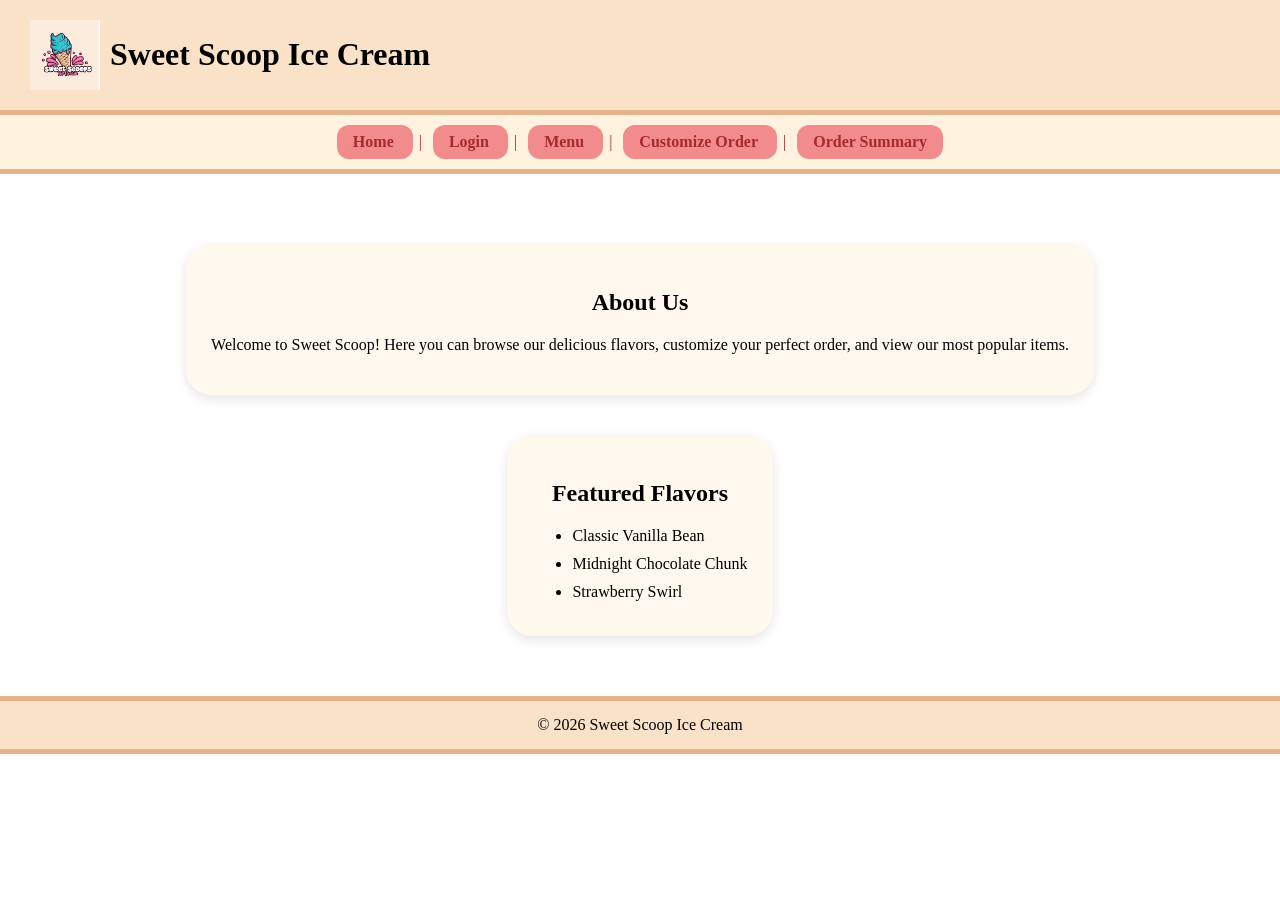
<file: index.html>
<!--Chloe Khoo: UCID 30247640-->
<!--Nayha Rehman: UCID 30250126-->

<!DOCTYPE html>
<html lang="en">
<head>
    <meta charset="UTF-8">
    <meta name="viewport" content="width=device-width, initial-scale=1.0">
    <link rel="stylesheet" href="styles.css">
    <title>Sweet Scoop Ice Cream Homepage</title>
</head>

<body>
    <header>
        <img src="assets/logo.jpeg" width="70" height="70" alt="Logo Image">
        <h1>Sweet Scoop Ice Cream</h1>
    </header>

    <div class="navbar">
        <a href="index.html">Home</a> 
        <a href="login.html">Login</a> 
        <a href="menu_view.html">Menu</a> 
        <a href="customize_order.html">Customize Order</a> 
        <a href="order_summary.html">Order Summary</a>
    </div>

<main class="main">
    <section class="info-section">
        <h2>About Us</h2>
        <p>Welcome to Sweet Scoop! Here you can browse our delicious flavors, 
           customize your perfect order, and view our most popular items.</p>
    </section>

    <section class="info-section">
        <h2>Featured Flavors</h2>
        <ul>
            <li>Classic Vanilla Bean</li>
            <li>Midnight Chocolate Chunk</li>
            <li>Strawberry Swirl</li>
        </ul>
    </section>
</main>

    <footer>
        <div>© 2026 Sweet Scoop Ice Cream</div>
    </footer>
</body>
</html>
</file>
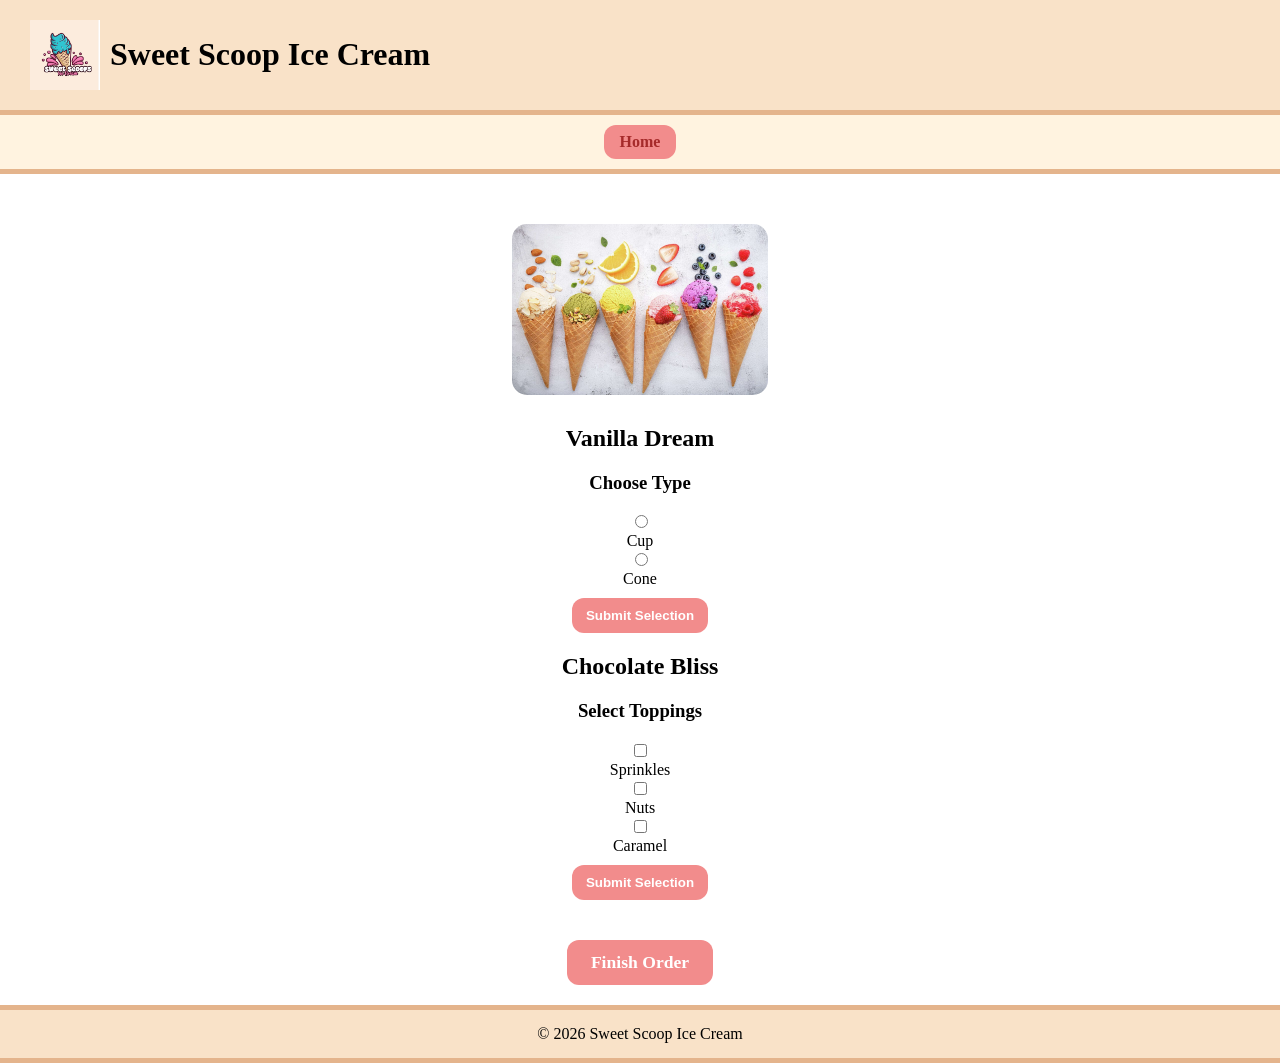
<file: customize_order.html>
<!DOCTYPE html>
<html lang="en">
<head>
    <meta charset="UTF-8">
    <meta name="viewport" content="width=device-width, initial-scale=1.0">
    <link rel="stylesheet" href="styles.css">
    <title>Sweet Scoop Ice Cream Login</title>
</head>
<body>
    <header>
        <img src="assets/logo.jpeg" width="70" height="70" alt="Logo Image">
        <h1>Sweet Scoop Ice Cream</h1>
    </header>

    <div class="navbar">
        <a href="index.html">Home</a> 
    </div>

<main class="customiza">
    <img src="assets/Picture2.jpeg" alt="Ice Cream Banner" class="banner">

    <form>
        <section class="customs">
            <h2>Vanilla Dream</h2>
            <h3>Choose Type</h3>
            <input type="radio" id="cup" name="vanilla-type" value="cup">
            <br><label for="cup">Cup</label><br>
            <input type="radio" id="cone" name="vanilla-type" value="cone">
            <br><label for="cone">Cone</label><br>
            <button type="button" class="button">Submit Selection</button>
        </section>

        <section class="customs">
            <h2>Chocolate Bliss</h2>
            <h3>Select Toppings</h3>
            <input type="checkbox" id="sprinkles" name="chocolate-type" value="sprinkles">
            <br><label for="sprinkles">Sprinkles</label><br>
            <input type="checkbox" id="nuts" name="chocolate-type" value="nuts">
            <br><label for="nuts">Nuts</label><br>
            <input type="checkbox" id="caramel" name="chocolate-type" value="caramel">
            <br><label for="caramel">Caramel</label><br>
            <button type="button" class="button">Submit Selection</button>
        </section>

        <div class="finish-container">
            <a href="order_summary.html" class="btn-finish">Finish Order</a>
        </div>
    </form>
</main>


    <footer>
        <div>© 2026 Sweet Scoop Ice Cream</div>
    </footer>

</body>
</html>
</file>
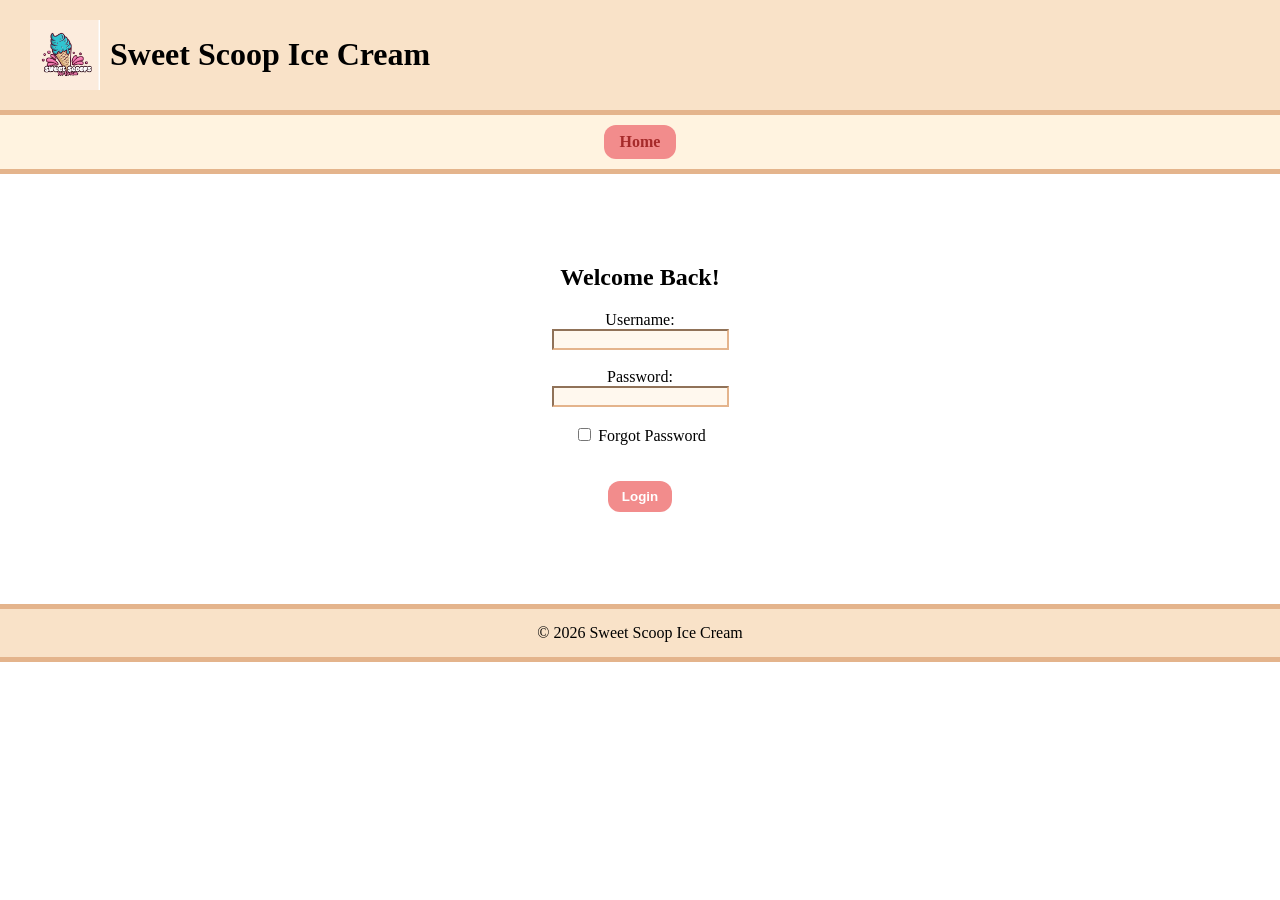
<file: login.html>
<!DOCTYPE html>
<html lang="en">
<head>
    <meta charset="UTF-8">
    <meta name="viewport" content="width=device-width, initial-scale=1.0">
    <link rel="stylesheet" href="styles.css">
    <title>Sweet Scoop Ice Cream Login</title>
</head>
<body>
    <header>
        <img src="assets/logo.jpeg" width="70" height="70" alt="Logo Image">
        <h1>Sweet Scoop Ice Cream</h1>
    </header>

    <div class="navbar">
        <a href="index.html">Home</a> 
    </div>

    <main class="main">
        <form>
            <h2>Welcome Back!</h2>

            <label for="username">Username:</label> <br>
            <input type="text" id="username" name="username"> <br>

            <br>

            <label for="password">Password:</label> <br>
            <input type="password" id="password" name="password"> <br>

            <br>

            <input type="checkbox" id="forgot-pass" name="forgot-pass">
            <label for="forgot-pass">Forgot Password</label> <br>

            <br> <br>

            <button type="button" onclick="window.location.href='menu_view.html'" class="login">Login</button>
        </form>

        <br> <br> <br> <br>
    </main>

    <footer>
        <div>© 2026 Sweet Scoop Ice Cream</div>
    </footer>
</body>
</html>
</file>
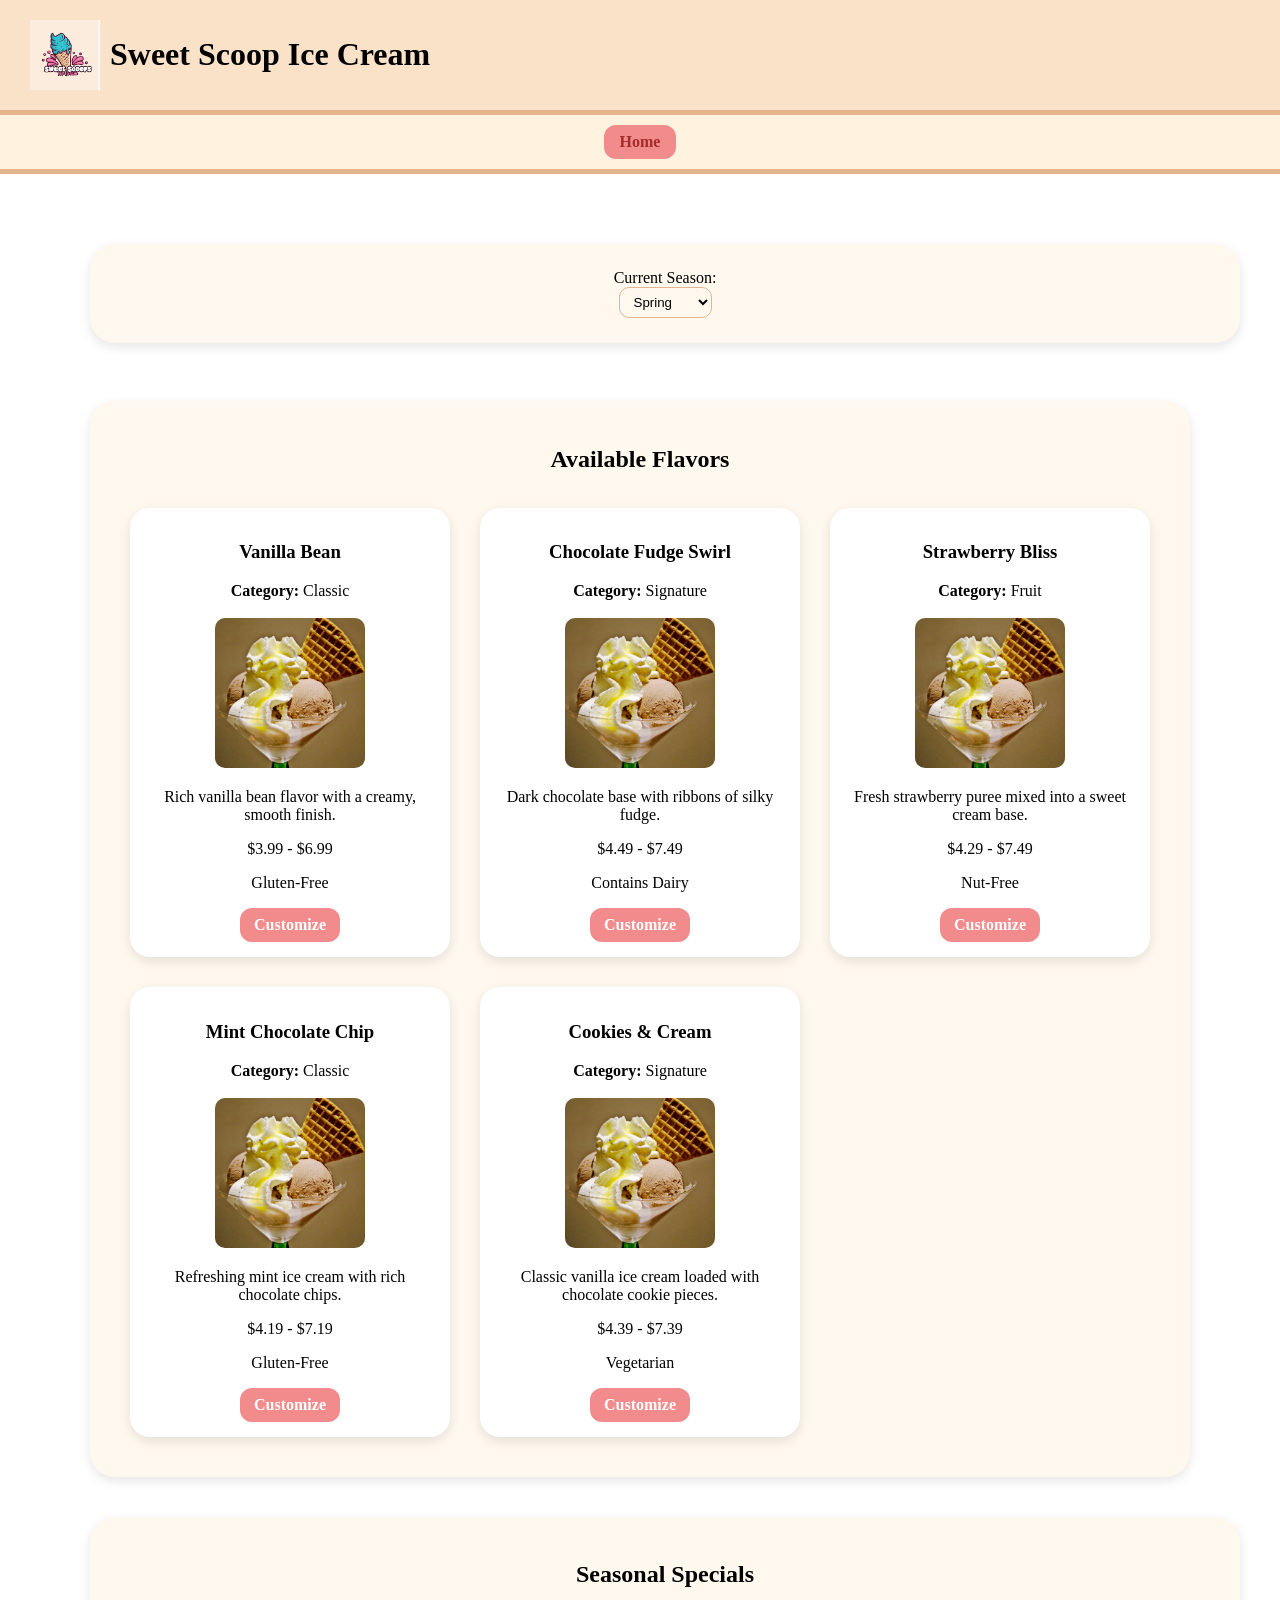
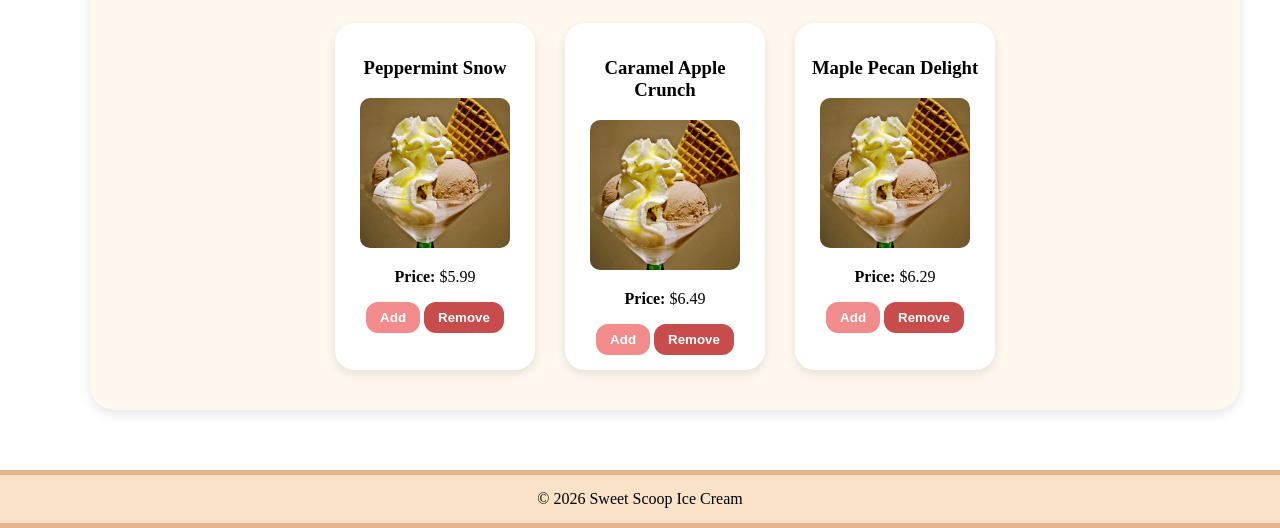
<file: menu_view.html>
<!DOCTYPE html>
<html lang="en">
<head>
    <meta charset="UTF-8">
    <meta name="viewport" content="width=device-width, initial-scale=1.0">
    <link rel="stylesheet" href="styles.css">
    <title>Sweet Scoop Ice Cream Login</title>
</head>
<body>
    <header>
        <img src="assets/logo.jpeg" width="70" height="70" alt="Logo Image">
        <h1>Sweet Scoop Ice Cream</h1>
    </header>

    <div class="navbar">
        <a href="index.html">Home</a> 
    </div>

    <main class="main">
        <section class="info-section fixed-width">
            <form>
                <label for="season">Current Season:</label> <br>
                <select id="season" class="dropdown">
                    <option value="spring">Spring</option>
                    <option value="summer">Summer</option>
                    <option value="fall">Fall</option>
                    <option value="winter">Winter</option>
                </select>
            </form>
        </section>

        <br>

        <section class="info-section">
            <h2>Available Flavors</h2>

            <div class="menu-list">
                <div class="menu-item">
                    <h3>Vanilla Bean</h3>
                    <div><b>Category:</b> Classic</div> <br>
                    <img src="assets/Picture1.webp">
                    <p>Rich vanilla bean flavor with a creamy, smooth finish.</p>
                    <p>$3.99 - $6.99</p>
                    <p>Gluten-Free</p>
                    <a href="customize_order.html" class="customize">Customize</a>
                </div>

                <div class="menu-item">
                    <h3>Chocolate Fudge Swirl</h3>
                    <div><b>Category:</b> Signature</div> <br>
                    <img src="assets/Picture1.webp">
                    <p>Dark chocolate base with ribbons of silky fudge.</p>
                    <p>$4.49 - $7.49</p>
                    <p>Contains Dairy</p>
                    <a href="customize_order.html" class="customize">Customize</a>
                </div>

                <div class="menu-item">
                    <h3>Strawberry Bliss</h3>
                    <div><b>Category:</b> Fruit</div> <br>
                    <img src="assets/Picture1.webp">
                    <p>Fresh strawberry puree mixed into a sweet cream base.</p>
                    <p>$4.29 - $7.49</p>
                    <p>Nut-Free</p>
                    <a href="customize_order.html" class="customize">Customize</a>
                </div>

                <div class="menu-item">
                    <h3>Mint Chocolate Chip</h3>
                    <div><b>Category:</b> Classic</div> <br>
                    <img src="assets/Picture1.webp">
                    <p>Refreshing mint ice cream with rich chocolate chips.</p>
                    <p>$4.19 - $7.19</p>
                    <p>Gluten-Free</p>
                    <a href="customize_order.html" class="customize">Customize</a>
                </div>

                <div class="menu-item">
                    <h3>Cookies & Cream</h3>
                    <div><b>Category:</b> Signature</div> <br>
                    <img src="assets/Picture1.webp">
                    <p>Classic vanilla ice cream loaded with chocolate cookie pieces.</p>
                    <p>$4.39 - $7.39</p>
                    <p>Vegetarian</p>
                    <a href="customize_order.html" class="customize">Customize</a>
                </div>
            </div>
            
        </section>

        <section class="info-section fixed-width">
            <h2>Seasonal Specials</h2>

            <div class="menu-list-special">
                <div class="menu-item menu-special">
                    <h3>Peppermint Snow</h3>
                    <img src="assets/Picture1.webp">
                    <p><b>Price:</b> $5.99</p>
                    <button class="add">Add</button>
                    <button class="remove">Remove</button>
                </div>

                <div class="menu-item menu-special">
                    <h3>Caramel Apple Crunch</h3>
                    <img src="assets/Picture1.webp">
                    <p><b>Price:</b> $6.49</p>
                    <button class="add">Add</button>
                    <button class="remove">Remove</button>
                </div>

                <div class="menu-item menu-special">
                    <h3>Maple Pecan Delight</h3>
                    <img src="assets/Picture1.webp">
                    <p><b>Price:</b> $6.29</p>
                    <button class="add">Add</button>
                    <button class="remove">Remove</button>
                </div>
            </div>
        </section>
    </main>

    <footer>
        <div>© 2026 Sweet Scoop Ice Cream</div>
    </footer>

</body>
</html>
</file>
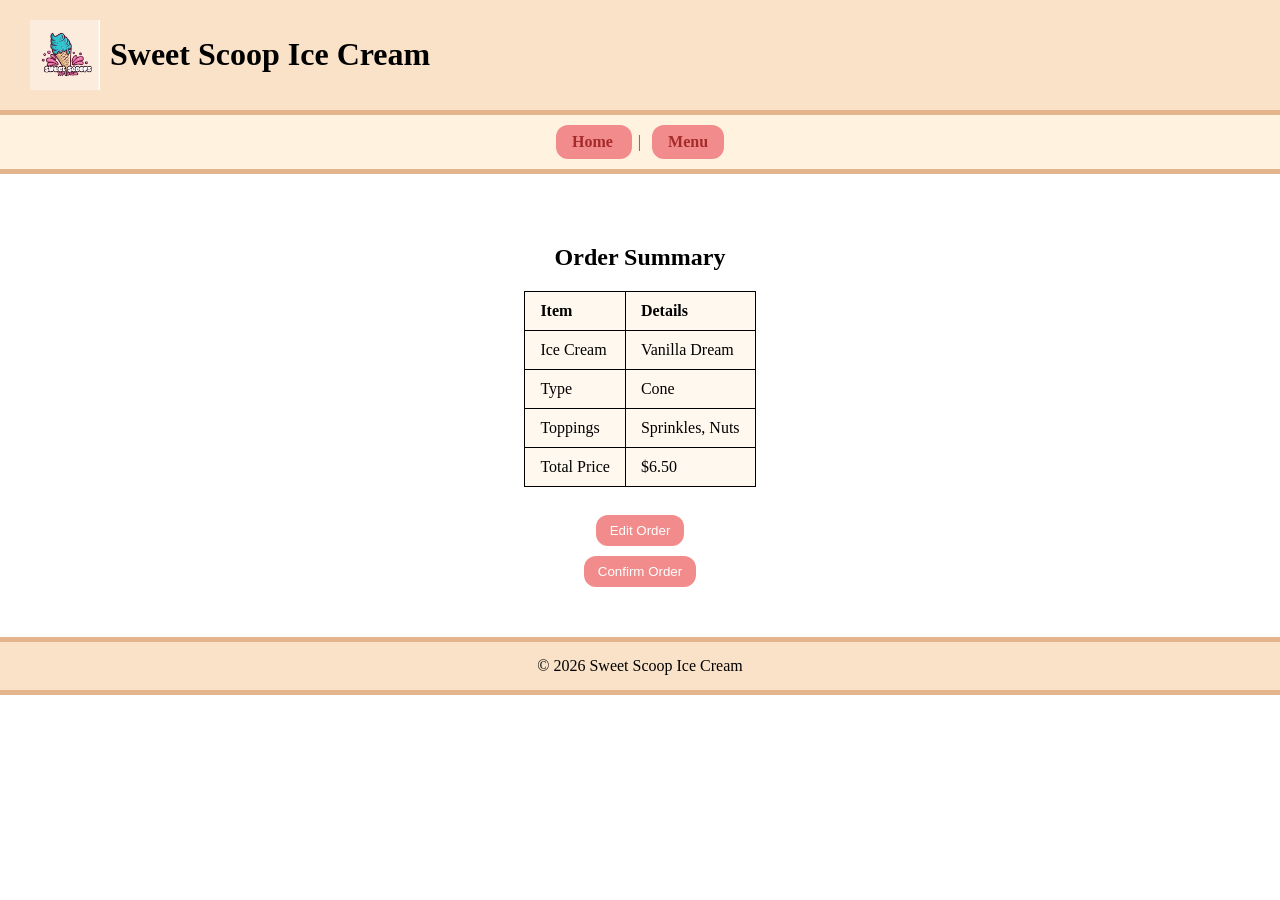
<file: order_summary.html>
<!DOCTYPE html>
<html lang="en">
<head>
    <meta charset="UTF-8">
    <meta name="viewport" content="width=device-width, initial-scale=1.0">
    <link rel="stylesheet" href="styles.css">
    <title>Sweet Scoop Ice Cream Order Summary</title>
</head>

<body>
    <header>
        <img src="assets/logo.jpeg" width="70" height="70" alt="Logo Image">
        <h1>Sweet Scoop Ice Cream</h1>
    </header>

    <div class="navbar">
        <a href="index.html">Home</a> 
        <a href="menu_view.html">Menu</a> 
    </div>

    <main class="summary">
        <h2>Order Summary</h2>

        <table>
            <tr>
                <th>Item</th>
                <th>Details</th>
            </tr>
            <tr>
                <td>Ice Cream</td>
                <td>Vanilla Dream</td>
            </tr>
            <tr>
                <td>Type</td>
                <td>Cone</td>
            </tr>
            <tr>
                <td>Toppings</td>
                <td>Sprinkles, Nuts</td>
            </tr>
            <tr>
                <td>Total Price</td>
                <td>$6.50</td>
            </tr>
        </table>

        <br>
        <button onclick="window.location.href='customize_order.html'">Edit Order</button>
        <button>Confirm Order</button>
    </main>

    <footer>
        <div>© 2026 Sweet Scoop Ice Cream</div>
    </footer>
</body>
</html>
</file>
<file: styles.css>
body {
    margin: 0;
    flex-direction: column;
    align-items: center;
    border-bottom: 5px solid #e4b48c;
}

header{
    display: flex;
    align-items: center;
    gap: 10px;
    background-color: #f9e2c8;
    padding: 15px 30px;
    border-bottom: 5px solid #e4b48c;
}

footer {
    background-color: #f9e2c8;
    text-align: center;
    padding: 15px;
    border-top: 5px solid #e4b48c;
}

/* Homepage Formatting */

.navbar{
    background-color: #fff3e0;
    display: flex;
    justify-content: center;
    padding: 10px;          
    border-bottom: 5px solid #e4b48c;
}

.navbar a{
    text-decoration: none;
    color: brown;
    background-color: #f28c8c;
    font-weight: bold;
    margin-left: 10px;
    margin-right: 10px;
    border-radius: 12px;
    padding: 8px 16px;
}

.navbar a:not(:last-child)::after {
    content: "|";
    position: relative;
    left: 25px;    
    color: brown;
    font-weight: normal; 
}

.navbar a:hover {
    background-color: #f1b2b2;
}

.main{
    max-width: 1100px;
    margin:auto;
    margin-top: 50px;
    padding: 20px;
}
.info-section {
    background-color: #fff8ee; 
    border-radius: 25px;     
    padding: 25px;          
    margin-bottom: 40px;      
    box-shadow: 0 4px 12px rgba(0, 0, 0, 0.1);
    width: fit-content;
    margin-left: auto;
    margin-right: auto;
}
.info-section h2{
    text-align: center;
}

.info-section ul {
    display: table;      /* Makes the list box only as wide as the text */
    margin: 0 auto;      /* Centers the "table" box horizontally */
    text-align: left;    /* Keeps text and bullets lined up on the left */
    
}

.info-section li {
    margin-bottom: 10px; /* Adds a little space between flavors */
}

/* Login Formatting */

main form {
    text-align: center;
}

input[type="text"], input[type="password"] {
    background-color: #fff8ee;          
    border-color: #e4b48c;
}

.login {
    background-color: #f28c8c;
    color: white;
    font-weight: bold;
    border-radius: 12px;
    padding: 8px 14px;
    border-width: 0px;
}

.login:hover {
    cursor: pointer;
}

/* Menu Formatting */

.dropdown {
    background-color: #fff8ee;
    border-radius: 10px;
    padding: 6px 10px;
    border-color: #e4b48c;
}

.menu-list {
    display: flex;
    flex-wrap: wrap;
}

.menu-list-special {
    display: flex;
    justify-content: center;
}

.menu-item {
    background-color: #ffffff;
    border-radius: 20px;
    padding: 15px;
    margin: 15px;
    box-shadow: 0 4px 12px rgba(0, 0, 0, 0.1);
    text-align: center;
    width: 290px; 
}

.menu-item img {
    width: 150px;
    border-radius: 10px;
}

.menu-item .customize {
    display: inline-block;
    text-decoration: none;
    background-color: #f28c8c;
    color: white;
    font-weight: bold;
    border-radius: 12px;
    padding: 8px 14px;
}

.fixed-width {
    width: 100%;
}

.menu-special {
    width: 170px;
}

.menu-item button {
    color: white;
    font-weight: bold;
    border: 0px;
    border-radius: 12px;
    padding: 8px 14px;
}

.menu-item button:hover {
    cursor: pointer;
}

.menu-item .add {
    background-color: #f28c8c;
}

.menu-item .remove {
    background-color: #c94c4c;
}

/* Customize Order Formatting */

.customize {
    display: flex;
    flex-direction: column;
    align-items: center;
    max-width: 1100px;
    margin: 0 auto;
    padding: 20px;
    
}

.customs button {
    color: white;
    background-color: #f28c8c;
    font-weight: bold;
    border: 0px;
    border-radius: 12px;
    padding: 10px 14px;
    margin-top: 10px;
}

.customs button:hover {
    color: white;
    font-weight: bold;
    border: 0px;
    border-radius: 12px;
    cursor: pointer;
}

input[type="radio"], 
input[type="checkbox"], 
label {
    cursor: pointer;
}

.banner {
    display: block;
    margin: 50px auto 30px auto;
    border-radius: 15px;
    width: 20%;
}

.finish-container {
    margin-top: 20px;
    text-align: center;
}

.btn-finish {
    display: inline-block;
    background-color: #f28c8c;
    color: white;
    font-weight: bold;
    text-decoration: none;
    border-radius: 12px;
    padding: 12px 24px;
    font-size: 1.1em;
    margin: 20px;
}

.btn-finish:hover {
    background-color: #b06666;
}

/* Order Summary Formatting */

.summary {
    margin-top: 50px;
    margin-bottom: 50px;
    display: flex;
    flex-direction: column;
    align-items: center;
}

.summary table, th, td {
    border: 1px solid black;
    border-collapse: collapse;
    padding: 10px 15px;
    text-align: left;
    background-color: #fff8ee;
    font-family: "Comic Sans MS", "Comic Sans";
}

.summary button {
    text-decoration: none;
    background-color: #f28c8c;
    color: white;
    border-width: 0px;
    border-radius: 12px;
    padding: 8px 14px;
    margin-top: 10px;
}

.summary button:hover {
    cursor: pointer;
}
</file>
